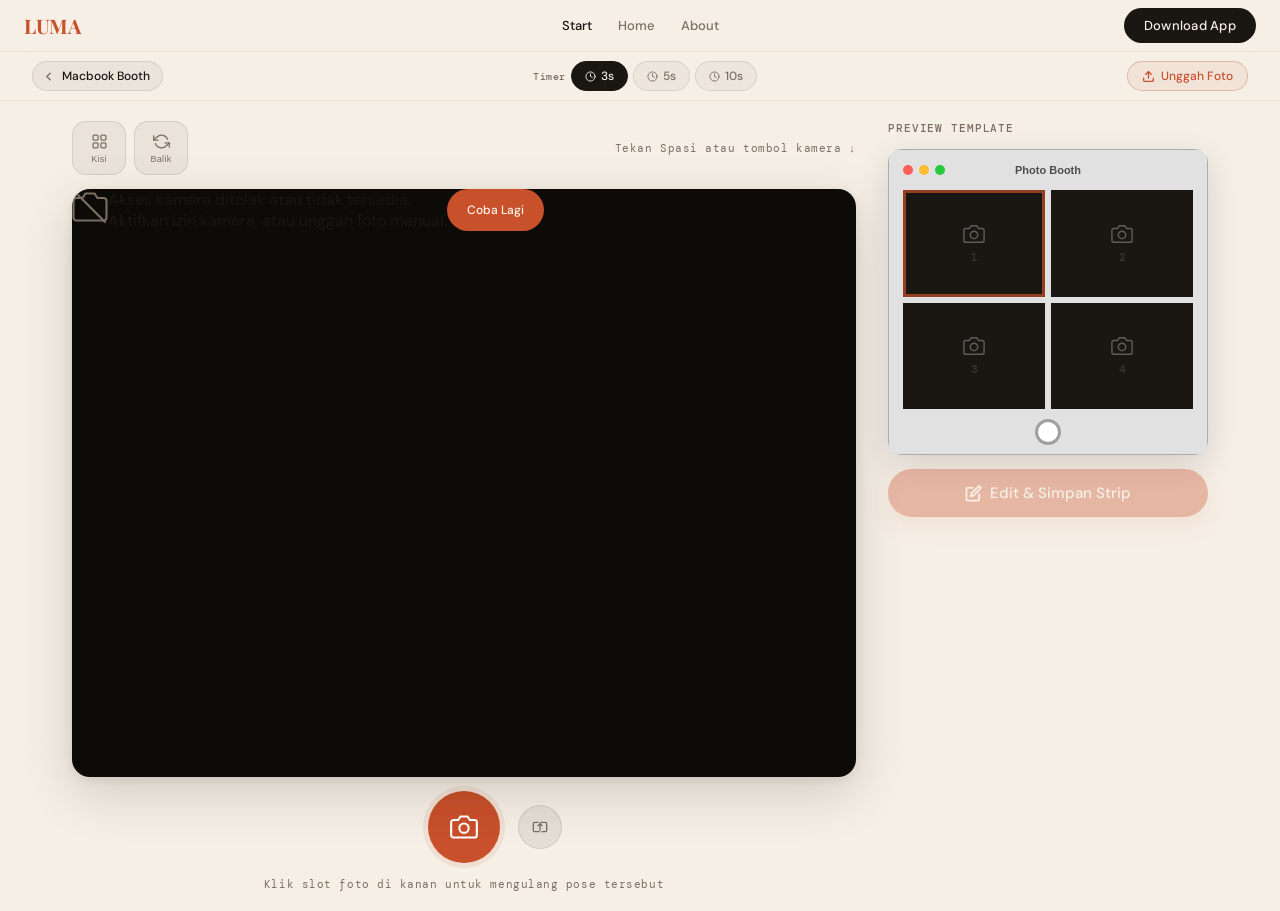
<file: booth.html>
<!DOCTYPE html>
<html lang="id">
<head>
  <meta charset="UTF-8">
  <meta name="viewport" content="width=device-width, initial-scale=1.0">
  <title>Booth — LUMA</title>
  <link rel="preconnect" href="https://fonts.googleapis.com">
  <link rel="preconnect" href="https://fonts.gstatic.com" crossorigin>
  <link href="https://fonts.googleapis.com/css2?family=Playfair+Display:ital,wght@0,700;1,700&family=DM+Sans:wght@300;400;500&family=DM+Mono:wght@400;500&display=swap" rel="stylesheet">
  <link rel="stylesheet" href="apperance/main.css">
  <link rel="stylesheet" href="apperance/booth.css">
  <style>
    @keyframes cd-pulse {
      0%,100% { transform:scale(1); }
      40%      { transform:scale(1.14); }
    }
  </style>
</head>
<body class="booth-page">

<!-- ═══════ NAVBAR ════════════════════════ -->
<nav>
  <a class="nav-logo" href="index.html">LUMA</a>
  <div class="nav-links">
    <a class="nav-link active" href="gallery.html">Start</a>
    <a class="nav-link" href="index.html">Home</a>
    <a class="nav-link" href="index.html#footer-about">About</a>
  </div>
  <button class="nav-cta">Download App</button>
</nav>

<!-- ═══════ TOP BAR ══════════════════════ -->
<div class="booth-topbar">

  <!-- back + template name -->
  <a class="booth-back-pill" href="gallery.html">
    <svg width="13" height="13" viewBox="0 0 24 24" fill="none" stroke="currentColor" stroke-width="2.5" stroke-linecap="round"><polyline points="15 18 9 12 15 6"/></svg>
    <span id="booth-tpl-name" class="tpl-pill-name">Template</span>
  </a>

  <!-- countdown selector -->
  <div class="cd-group">
    <span class="cd-label">Timer</span>
    <button class="cd-btn active" data-secs="3">
      <svg width="11" height="11" viewBox="0 0 24 24" fill="none" stroke="currentColor" stroke-width="2" stroke-linecap="round"><circle cx="12" cy="12" r="10"/><polyline points="12 6 12 12 16 14"/></svg>
      3s
    </button>
    <button class="cd-btn" data-secs="5">
      <svg width="11" height="11" viewBox="0 0 24 24" fill="none" stroke="currentColor" stroke-width="2" stroke-linecap="round"><circle cx="12" cy="12" r="10"/><polyline points="12 6 12 12 16 14"/></svg>
      5s
    </button>
    <button class="cd-btn" data-secs="10">
      <svg width="11" height="11" viewBox="0 0 24 24" fill="none" stroke="currentColor" stroke-width="2" stroke-linecap="round"><circle cx="12" cy="12" r="10"/><polyline points="12 6 12 12 16 14"/></svg>
      10s
    </button>
  </div>

  <!-- upload -->
  <label class="upload-btn">
    <svg width="13" height="13" viewBox="0 0 24 24" fill="none" stroke="currentColor" stroke-width="2.5" stroke-linecap="round"><path d="M21 15v4a2 2 0 0 1-2 2H5a2 2 0 0 1-2-2v-4"/><polyline points="17 8 12 3 7 8"/><line x1="12" y1="3" x2="12" y2="15"/></svg>
    Unggah Foto
    <input id="upload-input" type="file" accept="image/*" multiple>
  </label>
</div>

<!-- ═══════ MAIN 2-PANEL LAYOUT ══════════ -->
<div class="booth-body">

  <!-- ════ LEFT: camera panel ════════════ -->
  <div class="cam-panel">

    <!-- tool row -->
    <div class="cam-tools">
      <button class="tool-btn" id="grid-tool" title="Toggle kisi">
        <svg width="17" height="17" viewBox="0 0 24 24" fill="none" stroke="currentColor" stroke-width="1.8">
          <rect x="3" y="3" width="7" height="7" rx="1.5"/>
          <rect x="14" y="3" width="7" height="7" rx="1.5"/>
          <rect x="3" y="14" width="7" height="7" rx="1.5"/>
          <rect x="14" y="14" width="7" height="7" rx="1.5"/>
        </svg>
        <span class="tool-label">Kisi</span>
      </button>

      <button class="tool-btn" id="flip-btn" title="Flip kamera">
        <svg width="17" height="17" viewBox="0 0 24 24" fill="none" stroke="currentColor" stroke-width="1.8" stroke-linecap="round">
          <path d="M1 4v6h6"/><path d="M23 20v-6h-6"/>
          <path d="M20.49 9A9 9 0 0 0 5.64 5.64L1 10m22 4l-4.64 4.36A9 9 0 0 1 3.51 15"/>
        </svg>
        <span class="tool-label">Balik</span>
      </button>

      <div style="flex:1"></div>

      <span style="font-size:11px;color:var(--muted);font-family:'DM Mono',monospace;letter-spacing:.05em;align-self:center;" id="cam-status-label">
        Tekan Spasi atau tombol kamera ↓
      </span>
    </div>

    <!-- viewfinder -->
    <div class="viewfinder-wrap">
      <video id="cam-video" autoplay playsinline muted></video>

      <!-- grid lines -->
      <div class="cam-grid" id="cam-grid">
        <div class="cg v"></div><div class="cg v"></div>
        <div class="cg h"></div><div class="cg h"></div>
      </div>

      <!-- flash -->
      <div class="cam-flash" id="cam-flash"></div>

      <!-- countdown overlay -->
      <div class="cd-overlay" id="cd-overlay">
        <div class="cd-ring-wrap">
          <svg width="100" height="100" viewBox="0 0 100 100">
            <circle class="cd-ring-bg" cx="50" cy="50" r="40"/>
            <circle class="cd-ring-arc" id="cd-arc" cx="50" cy="50" r="40"
              stroke-dasharray="251.33" stroke-dashoffset="0"/>
          </svg>
          <div class="cd-num" id="cd-num">3</div>
        </div>
      </div>

      <!-- camera error -->
      <div class="cam-error" id="cam-error">
        <svg width="36" height="36" viewBox="0 0 24 24" fill="none" stroke="var(--muted)" stroke-width="1.4" stroke-linecap="round">
          <path d="M23 19a2 2 0 0 1-2 2H3a2 2 0 0 1-2-2V8a2 2 0 0 1 2-2h4l2-3h6l2 3h4a2 2 0 0 1 2 2z"/>
          <line x1="2" y1="2" x2="22" y2="22"/>
        </svg>
        <p>Akses kamera ditolak atau tidak tersedia.<br>Aktifkan izin kamera, atau unggah foto manual.</p>
        <button class="cam-retry" id="cam-retry">Coba Lagi</button>
      </div>
    </div><!-- /viewfinder-wrap -->

    <!-- capture bar -->
    <div class="capture-bar">
      <!-- retake last -->
      <button class="cap-side-btn hidden" id="retake-btn" title="Ulang foto terakhir">
        <svg width="16" height="16" viewBox="0 0 24 24" fill="none" stroke="currentColor" stroke-width="2" stroke-linecap="round">
          <polyline points="1 4 1 10 7 10"/>
          <path d="M3.51 15a9 9 0 1 0 .49-3.67"/>
        </svg>
      </button>

      <!-- SHUTTER -->
      <button class="shutter-btn" id="shutter-btn" aria-label="Ambil foto">
        <svg width="28" height="28" viewBox="0 0 24 24" fill="none" stroke="currentColor" stroke-width="1.8" stroke-linecap="round">
          <path d="M23 19a2 2 0 0 1-2 2H3a2 2 0 0 1-2-2V8a2 2 0 0 1 2-2h4l2-3h6l2 3h4a2 2 0 0 1 2 2z"/>
          <circle cx="12" cy="13" r="4"/>
        </svg>
      </button>

      <!-- flip (secondary) -->
      <button class="cap-side-btn" id="flip-btn2" title="Flip kamera">
        <svg width="16" height="16" viewBox="0 0 24 24" fill="none" stroke="currentColor" stroke-width="2" stroke-linecap="round">
          <path d="M11 19H4a2 2 0 0 1-2-2V7a2 2 0 0 1 2-2h5"/><path d="M13 5h7a2 2 0 0 1 2 2v10a2 2 0 0 1-2 2h-5"/>
          <polyline points="9 10 12 7 15 10"/><line x1="12" y1="7" x2="12" y2="17"/>
        </svg>
      </button>
    </div>

    <p class="cap-hint">Klik slot foto di kanan untuk mengulang pose tersebut</p>

  </div><!-- /cam-panel -->

  <!-- ════ RIGHT: template preview panel ═ -->
  <div class="tpl-panel">

    <div class="tpl-panel-title">Preview Template</div>

    <!-- strip container -->
    <div class="tpl-strip-preview">
      <div class="tpl-strip-bg" id="tpl-strip-bg">
        <!-- slots injected by JS -->
      </div>
      <div class="tpl-strip-label" id="tpl-strip-label"></div>
    </div>

    <!-- continue CTA -->
    <button class="continue-btn" id="continue-btn">
      <svg width="17" height="17" viewBox="0 0 24 24" fill="none" stroke="currentColor" stroke-width="2.5" stroke-linecap="round" stroke-linejoin="round">
        <path d="M11 4H4a2 2 0 0 0-2 2v14a2 2 0 0 0 2 2h14a2 2 0 0 0 2-2v-7"/>
        <path d="M18.5 2.5a2.121 2.121 0 0 1 3 3L12 15l-4 1 1-4 9.5-9.5z"/>
      </svg>
      Edit &amp; Simpan Strip
    </button>

  </div><!-- /tpl-panel -->

</div><!-- /booth-body -->

<!-- ═══════ EDIT OVERLAY ══════════════════ -->
<div class="edit-overlay" id="edit-overlay">
  <button class="edit-close" id="edit-close" aria-label="Tutup">
    <svg width="14" height="14" viewBox="0 0 24 24" fill="none" stroke="currentColor" stroke-width="2.5" stroke-linecap="round">
      <line x1="18" y1="6" x2="6" y2="18"/><line x1="6" y1="6" x2="18" y2="18"/>
    </svg>
  </button>

  <div class="edit-inner">

    <!-- canvas preview -->
    <div class="edit-strip-wrap">
      <canvas id="edit-canvas"></canvas>
    </div>

    <!-- controls -->
    <div class="edit-controls">
      <div class="edit-title">Edit Strip</div>
      <div class="edit-sub">Pilih filter dan sesuaikan intensitasnya. Klik Simpan &amp; Download saat sudah puas.</div>

      <!-- filter chips -->
      <div class="filter-section-title">Filter</div>
      <div class="filter-grid" id="filter-grid">
        <!-- chips injected by JS -->
      </div>

      <!-- intensity slider -->
      <div class="slider-section">
        <div class="slider-row">
          <span class="slider-label">Intensitas</span>
          <span class="slider-val" id="intensity-val">70%</span>
        </div>
        <input type="range" class="luma-range" id="intensity-slider"
          min="0" max="100" value="70" style="--pct:70%">
      </div>

      <!-- actions -->
      <div class="edit-actions">
        <button class="edit-save-btn" id="edit-save-btn">
          <svg width="16" height="16" viewBox="0 0 24 24" fill="none" stroke="currentColor" stroke-width="2.5" stroke-linecap="round">
            <path d="M21 15v4a2 2 0 0 1-2 2H5a2 2 0 0 1-2-2v-4"/>
            <polyline points="7 10 12 15 17 10"/>
            <line x1="12" y1="15" x2="12" y2="3"/>
          </svg>
          Simpan &amp; Download PNG
        </button>
        <button class="edit-back-btn" id="edit-back-btn">
          <svg width="15" height="15" viewBox="0 0 24 24" fill="none" stroke="currentColor" stroke-width="2" stroke-linecap="round"><polyline points="15 18 9 12 15 6"/></svg>
          Kembali ke Kamera
        </button>
      </div>
    </div>

  </div><!-- /edit-inner -->
</div><!-- /edit-overlay -->

<!-- ═══════ TOAST ════════════════════════ -->
<div class="toast" id="toast"></div>

<!-- ═══════ SCRIPTS ══════════════════════ -->
<script src="engine/templates-db.js"></script>
<script src="engine/booth.js"></script>

</body>
</html>
</file>
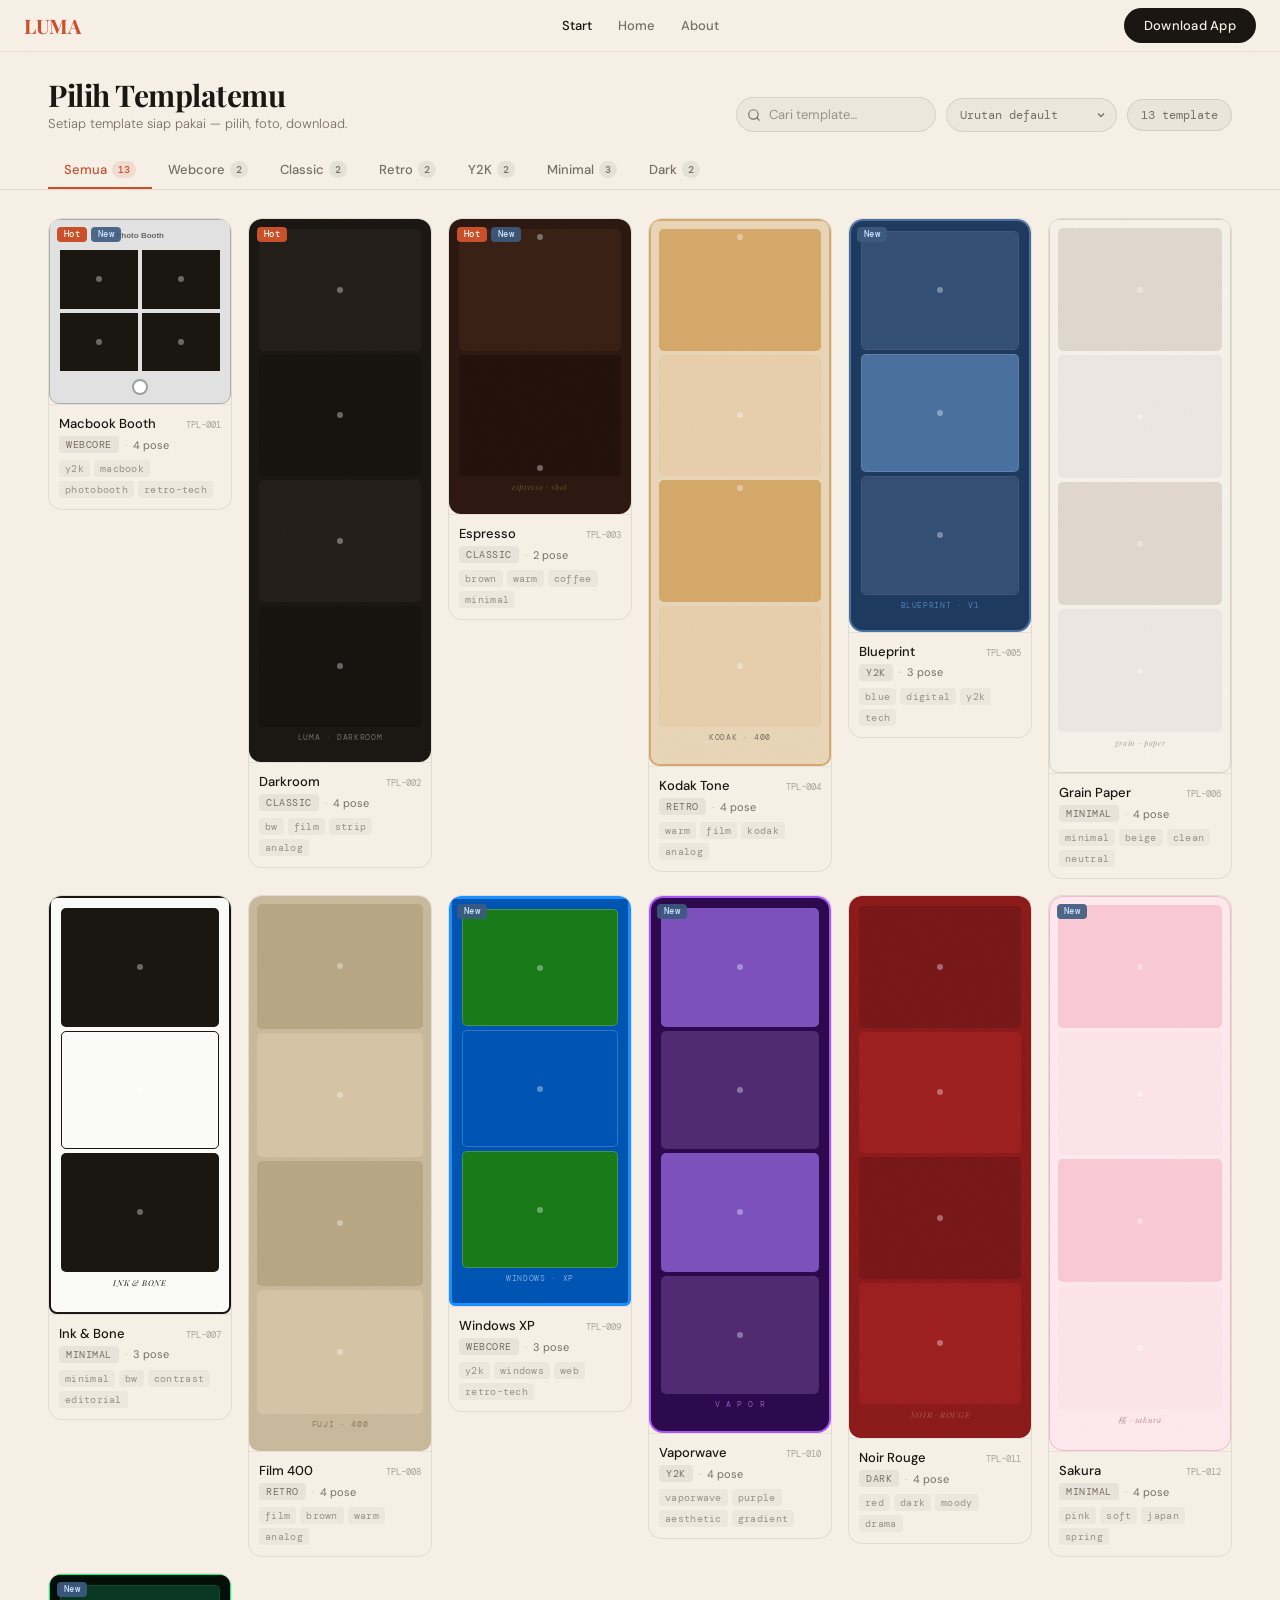
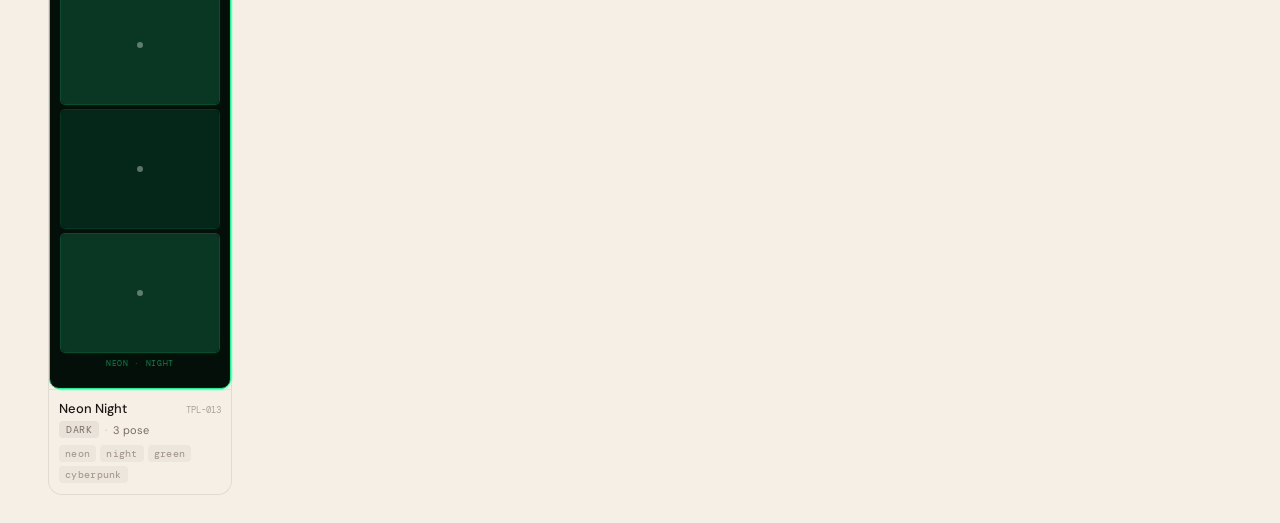
<file: gallery.html>
<!DOCTYPE html>
<html lang="id">
<head>
  <meta charset="UTF-8">
  <meta name="viewport" content="width=device-width, initial-scale=1.0">
  <title>Gallery — LUMA</title>
  <link rel="stylesheet" href="apperance/main.css">
  <link rel="stylesheet" href="apperance/layout.css">
  <link rel="stylesheet" href="apperance/card.css">
</head>
<body class="gallery-page">

<!-- ── NAVBAR ─────────────────────────── -->
<nav>
  <a class="nav-logo" href="index.html">LUMA</a>
  <div class="nav-links">
    <a class="nav-link active" href="gallery.html">Start</a>
    <a class="nav-link" href="index.html">Home</a>
    <a class="nav-link" href="#about">About</a>
  </div>
  <button class="nav-cta">Download App</button>
</nav>

<!-- ── GALLERY HEADER (sticky) ──────────── -->
<div class="gallery-header">

  <div class="gallery-header-top">
    <!-- title -->
    <div class="gallery-title-block">
      <h1>Pilih Templatemu</h1>
      <p>Setiap template siap pakai — pilih, foto, download.</p>
    </div>

    <!-- controls -->
    <div class="gallery-controls">
      <!-- search -->
      <div class="search-wrap">
        <svg viewBox="0 0 24 24" fill="none" stroke="currentColor" stroke-width="2" stroke-linecap="round" stroke-linejoin="round">
          <circle cx="11" cy="11" r="8"/><line x1="21" y1="21" x2="16.65" y2="16.65"/>
        </svg>
        <input id="search-input" type="search" placeholder="Cari template…" autocomplete="off" spellcheck="false">
      </div>

      <!-- sort -->
      <div class="sort-select-wrap">
        <select id="sort-select">
          <option value="default">Urutan default</option>
          <option value="newest">Terbaru</option>
          <option value="popular">Terpopuler</option>
          <option value="poses-asc">Pose: sedikit dulu</option>
          <option value="poses-desc">Pose: banyak dulu</option>
        </select>
        <svg viewBox="0 0 24 24" fill="none" stroke="currentColor" stroke-width="2.5">
          <polyline points="6 9 12 15 18 9"/>
        </svg>
      </div>

      <!-- count -->
      <span id="gallery-count">— template</span>
    </div>
  </div>

  <!-- genre tabs — built by JS -->
  <div class="genre-tabs-wrap">
    <div id="genre-tabs"></div>
  </div>

</div>

<!-- ── GRID ─────────────────────────────── -->
<div class="gallery-body">
  <div id="tpl-grid">
    <!-- cards injected by gallery.js -->
  </div>
</div>

<!-- ── SCRIPTS ───────────────────────────── -->
<!-- 1. Database (harus duluan) -->
<script src="engine/templates-db.js"></script>
<!-- 2. Renderer -->
<script src="engine/gallery.js"></script>

</body>
</html>
</file>
<file: apperance/main.css>
@import url('https://fonts.googleapis.com/css2?family=Playfair+Display:ital,wght@0,700;1,700&family=DM+Sans:wght@300;400;500&family=DM+Mono:wght@400;500&display=swap');

*,
*::before,
*::after{
  box-sizing:border-box;
  margin:0;
  padding:0;
}

:root{
  --ink:#1A1612;
  --red:#C8502A;
  --gold:#D4A96A;
  --cream:#F5EFE6;
  --paper:#E8D5B7;
  --muted:#7A6E63;
  --surface:#2C2520;
  --dark:#111009;
  --darker:  #0d0b08;
  --border:  rgba(26,22,18,.1);
  --dot-clr:#c8502a21;
}

html{
  scroll-behavior:smooth;
}

body{
  font-family:'DM Sans',sans-serif;
  background:var(--cream);
  color:var(--ink);
  overflow-x:hidden;
  -webkit-font-smoothing: antialiased;
}

/* ─────────────────────────
   NAVBAR
───────────────────────── */
nav {
  position: fixed; top: 0; left: 0; right: 0; z-index: 200;
  height: 52px;
  display: flex; align-items: center; justify-content: space-between;
  padding: 0 24px;
  background: rgba(245,239,230,.9);
  backdrop-filter: blur(16px); -webkit-backdrop-filter: blur(16px);
  border-bottom: 1px solid rgba(200,80,42,.1);
}

.nav-logo {
  font-family: 'Playfair Display', serif;
  font-size: 20px; font-weight: 700;
  color: var(--red); letter-spacing: -.3px;
  text-decoration: none; flex-shrink: 0;
}
.nav-links {
  display: flex; align-items: center; gap: 2px;
  position: absolute; left: 50%; transform: translateX(-50%);
}
.nav-link {
  font-size: 13px; font-weight: 500;
  padding: 6px 12px; border-radius: 100px;
  border: none; background: transparent;
  color: var(--muted); cursor: pointer;
  transition: color .15s, background .15s;
  text-decoration: none; white-space: nowrap;
}
.nav-link:hover  { color: var(--ink); background: rgba(26,22,18,.06); }
.nav-link.active { color: var(--ink); }
.nav-cta {
  font-size: 12px; font-weight: 500;
  padding: 8px 16px; border-radius: 100px;
  background: var(--ink); color: var(--cream);
  border: none; cursor: pointer;
  transition: background .15s, transform .08s;
  white-space: nowrap; flex-shrink: 0;
  font-family: 'DM Sans', sans-serif;
}
.nav-cta:hover  { background: var(--surface); }
.nav-cta:active { transform: scale(.97); }

.nav-cta{
  font-size:13px;
  font-weight:500;

  padding:9px 20px;
  border-radius:100px;

  background:var(--ink);
  color:var(--cream);

  border:none;
  cursor:pointer;

  transition:background .15s,transform .08s;

  letter-spacing:.02em;
}

.nav-cta:hover{
  background:var(--surface);
}

.nav-cta:active{
  transform:scale(.97);
}

/* ─────────────────────────
   HERO
───────────────────────── */

.hero::before{
  content:'';

  position:absolute;
  inset:0;

  background-image:
    radial-gradient(circle,var(--dot-clr) 1px,transparent 1px);

  background-size:28px 28px;

  pointer-events:none;
}

.hero::after{
  content:'';

  position:absolute;
  inset:0;

  background:
    radial-gradient(
      ellipse 80% 60% at 50% 50%,
      transparent 40%,
      var(--cream) 100%
    );

  pointer-events:none;
}

.hero-content{
  position:relative;
  z-index:2;

  text-align:center;

  padding:0 24px;
  max-width:640px;
}

.hero-eyebrow{
  font-size:11px;
  font-weight:500;

  letter-spacing:.12em;
  text-transform:uppercase;

  color:var(--muted);

  margin-bottom:18px;

  display:flex;
  align-items:center;
  justify-content:center;
  gap:10px;
}

.hero-eyebrow::before,
.hero-eyebrow::after{
  content:'';

  display:inline-block;

  width:24px;
  height:1px;

  background:var(--muted);
}

.hero-title{
  font-family:'Playfair Display',serif;

  font-size:clamp(42px,8vw,72px);
  font-weight:700;
  line-height:1;

  letter-spacing:-1.5px;

  color:var(--ink);

  margin-bottom:8px;
}

.hero-title em{
  color:var(--red);
  font-style:italic;
}

.hero-tagline{
  font-size:clamp(14px,2vw,17px);
  color:var(--muted);

  margin-bottom:6px;

  font-weight:300;
  letter-spacing:.04em;
}

.hero-sub{
  font-size:14px;
  color:var(--muted);

  line-height:1.65;

  margin-bottom:32px;

  max-width:380px;

  margin-left:auto;
  margin-right:auto;
}

.hero-actions{
  display:flex;
  align-items:center;
  justify-content:center;
  gap:10px;

  margin-bottom:28px;
}

.btn-primary{
  padding:14px 32px;
  border-radius:100px;

  background:var(--red);
  color:#FDF5EC;

  border:none;

  font-size:15px;
  font-weight:500;

  cursor:pointer;

  transition:opacity .15s,transform .08s;

  font-family:'DM Sans',sans-serif;
  letter-spacing:.02em;
}

.btn-primary:hover{
  opacity:.88;
}

.btn-primary:active{
  transform:scale(.97);
}

.btn-ghost{
  padding:13px 24px;
  border-radius:100px;

  background:transparent;
  color:var(--muted);

  border:1px solid rgba(26,22,18,.2);

  font-size:14px;
  font-weight:400;

  cursor:pointer;

  transition:all .15s;

  font-family:'DM Sans',sans-serif;
}

.btn-ghost:hover{
  background:rgba(26,22,18,.06);
  color:var(--ink);
}

.hero-stats{
  display:flex;
  align-items:center;
  justify-content:center;
  gap:20px;

  font-size:12px;
  color:var(--muted);
}

.h-dot{
  width:3px;
  height:3px;

  border-radius:50%;

  background:var(--muted);
  opacity:.5;
}

/* ─────────────────────────
   FLOATING CARDS
───────────────────────── */
.float-card{
  position:absolute;
  z-index:2;

  border-radius:18px;
  overflow:hidden;

  box-shadow:
    0 12px 40px rgba(26,22,18,.18),
    0 2px 8px rgba(26,22,18,.08);

  cursor:pointer;

  transition:transform .3s ease;
}

.float-card:hover{
  transform:scale(1.04) rotate(0deg) !important;
}

.float-card .card-inner{
  width:100%;
  height:100%;

  position:relative;

  transition:opacity .5s ease;
}

.float-card .card-inner.fade-out{
  opacity:0;
}

.strip-preview{
  width:100%;
  height:100%;

  display:flex;
  flex-direction:column;
  gap:4px;

  padding:10px;
}

.sp-slot{
  flex:1;
  border-radius:6px;
}

.strip-label{
  position:absolute;

  bottom:10px;
  left:10px;
  right:10px;

  font-size:10px;
  font-weight:500;

  color:rgba(255,255,255,.7);

  background:rgba(0,0,0,.3);

  backdrop-filter:blur(4px);

  border-radius:6px;

  padding:4px 8px;

  text-align:center;

  font-family:'DM Mono',monospace;
  letter-spacing:.05em;
}

.fc-1{
  width:90px;
  height:130px;

  top:14%;
  left:7%;

  transform:rotate(-8deg);
}

.fc-2{
  width:76px;
  height:110px;

  top:52%;
  left:11%;

  transform:rotate(5deg);
}

.fc-3{
  width:82px;
  height:120px;

  top:12%;
  right:8%;

  transform:rotate(6deg);
}

.fc-4{
  width:72px;
  height:105px;

  top:58%;
  right:9%;

  transform:rotate(-4deg);
}

/* ─────────────────────────
   DARK SECTION
───────────────────────── */
.dark-section{
  background:var(--dark);

  padding:64px 0 80px;

  position:relative;
  overflow:hidden;
}

.dark-section::before{
  content:'';

  position:absolute;
  inset:0;

  background-image:
    radial-gradient(circle,rgba(200,80,42,.08) 1px,transparent 1px);

  background-size:28px 28px;

  pointer-events:none;
}

.dark-section::after{
  content:'';

  position:absolute;

  top:0;
  left:0;
  right:0;

  height:1px;

  background:
    linear-gradient(
      90deg,
      transparent,
      var(--red),
      transparent
    );
}

.section-header{
  padding:0 40px;
  margin-bottom:32px;

  display:flex;
  align-items:center;
  gap:16px;
}

.section-title-dark{
  font-family:'Playfair Display',serif;

  font-size:13px;
  font-weight:700;

  color:rgba(245,239,230,.9);

  letter-spacing:.04em;
}

.section-badge{
  font-size:11px;
  font-weight:500;

  padding:4px 10px;
  border-radius:100px;

  background:rgba(200,80,42,.15);
  color:var(--red);

  border:1px solid rgba(200,80,42,.3);

  font-family:'DM Mono',monospace;
  letter-spacing:.04em;
}

/* ─────────────────────────
   RESULT CARDS
───────────────────────── */
.cards-row{
  display:flex;
  gap:20px;

  padding:0 40px;

  overflow-x:auto;

  scrollbar-width:none;
}

.cards-row::-webkit-scrollbar{
  display:none;
}

.result-card{
  flex-shrink:0;

  width:220px;

  border-radius:20px;
  overflow:hidden;

  background:#1e1a16;

  border:1px solid rgba(245,239,230,.08);

  cursor:pointer;

  transition:transform .2s,border-color .2s;
}

.result-card:hover{
  transform:translateY(-6px);
  border-color:rgba(200,80,42,.4);
}

.rc-preview{
  height:280px;

  display:flex;
  flex-direction:column;
  gap:4px;

  padding:12px 12px 0;

  position:relative;
}

.rc-slot{
  flex:1;

  border-radius:8px;

  background:var(--surface);

  overflow:hidden;
  position:relative;
}

.rc-slot::after{
  content:'';

  position:absolute;
  inset:0;

  background:inherit;
  opacity:.3;
}

.rc-footer{
  padding:14px 14px 16px;
}

.rc-name{
  font-family:'Playfair Display',serif;

  font-size:16px;
  font-weight:700;

  color:var(--cream);

  margin-bottom:4px;
}

.rc-meta{
  display:flex;
  align-items:center;
  gap:8px;

  font-size:12px;

  color:rgba(245,239,230,.4);

  font-family:'DM Mono',monospace;
}

.rc-dot{
  width:6px;
  height:6px;

  border-radius:50%;

  background:var(--red);
}

.rc-style-badge{
  display:inline-block;

  font-size:10px;

  padding:3px 8px;
  border-radius:4px;

  background:rgba(245,239,230,.06);

  color:rgba(245,239,230,.5);

  font-family:'DM Mono',monospace;

  margin-top:6px;
}

/* ─────────────────────────
   FOOTER
───────────────────────── */
footer{
  background:#0d0b08;

  padding:40px 40px 28px;

  border-top:1px solid rgba(245,239,230,.06);

  position:relative;
}

footer::before{
  content:'';

  position:absolute;

  top:0;
  left:0;
  right:0;

  height:1px;

  background:
    linear-gradient(
      90deg,
      transparent,
      var(--red),
      transparent
    );
}

.footer-grid{
  display:grid;
  grid-template-columns:1fr 1fr 1fr;

  gap:32px;

  margin-bottom:32px;
}

.footer-logo{
  font-family:'Playfair Display',serif;

  font-size:24px;
  font-weight:700;

  color:var(--red);

  margin-bottom:8px;
}

.footer-tagline{
  font-size:12px;

  color:rgba(245,239,230,.35);

  font-style:italic;

  margin-bottom:14px;
}

.footer-copy{
  font-size:11px;

  color:rgba(245,239,230,.2);

  font-family:'DM Mono',monospace;
  letter-spacing:.04em;
}

.footer-col-title{
  font-size:10px;
  font-weight:500;

  letter-spacing:.1em;
  text-transform:uppercase;

  color:rgba(245,239,230,.3);

  margin-bottom:14px;

  font-family:'DM Mono',monospace;
}

.footer-links{
  display:flex;
  flex-direction:column;
  gap:8px;
}

.footer-link{
  font-size:13px;

  color:rgba(245,239,230,.5);

  text-decoration:none;

  transition:color .15s;
}

.footer-link:hover{
  color:var(--cream);
}

.footer-email{
  display:flex;
  gap:0;

  margin-top:4px;
}

.footer-input{
  flex:1;

  background:rgba(245,239,230,.05);

  border:1px solid rgba(245,239,230,.1);
  border-right:none;

  border-radius:8px 0 0 8px;

  padding:9px 12px;

  font-size:12px;

  color:var(--cream);

  font-family:'DM Sans',sans-serif;

  outline:none;

  transition:border-color .15s;
}

.footer-input::placeholder{
  color:rgba(245,239,230,.25);
}

.footer-input:focus{
  border-color:rgba(200,80,42,.4);
}

.footer-email-btn{
  background:var(--red);

  border:none;

  border-radius:0 8px 8px 0;

  padding:9px 14px;

  color:var(--cream);

  font-size:14px;

  cursor:pointer;

  transition:opacity .15s;
}

.footer-email-btn:hover{
  opacity:.85;
}

.footer-bottom{
  border-top:1px solid rgba(245,239,230,.06);

  padding-top:20px;

  display:flex;
  align-items:center;
  justify-content:space-between;

  flex-wrap:wrap;
  gap:12px;
}

.footer-bottom-left{
  font-size:11px;

  color:rgba(245,239,230,.2);

  font-family:'DM Mono',monospace;

  display:flex;
  gap:20px;

  flex-wrap:wrap;
}

.footer-bottom-left a{
  color:rgba(245,239,230,.2);

  text-decoration:none;

  transition:color .15s;
}

.footer-bottom-left a:hover{
  color:rgba(245,239,230,.5);
}

.footer-social{
  display:flex;
  gap:12px;
}

.social-btn{
  width:32px;
  height:32px;

  border-radius:8px;

  background:rgba(245,239,230,.06);

  border:1px solid rgba(245,239,230,.1);

  display:flex;
  align-items:center;
  justify-content:center;

  cursor:pointer;

  transition:background .15s,border-color .15s;

  text-decoration:none;

  font-size:13px;

  color:rgba(245,239,230,.5);
}

.social-btn:hover{
  background:rgba(200,80,42,.15);

  border-color:rgba(200,80,42,.3);

  color:var(--red);
}

/* ─────────────────────────
   ANIMATIONS
───────────────────────── */
@keyframes float-1{
  0%,100%{
    transform:rotate(-8deg) translateY(0);
  }

  50%{
    transform:rotate(-8deg) translateY(-10px);
  }
}

@keyframes float-2{
  0%,100%{
    transform:rotate(5deg) translateY(0);
  }

  50%{
    transform:rotate(5deg) translateY(-8px);
  }
}

@keyframes float-3{
  0%,100%{
    transform:rotate(6deg) translateY(0);
  }

  50%{
    transform:rotate(6deg) translateY(-12px);
  }
}

@keyframes float-4{
  0%,100%{
    transform:rotate(-4deg) translateY(0);
  }

  50%{
    transform:rotate(-4deg) translateY(-9px);
  }
}

.fc-1{
  animation:float-1 4.5s ease-in-out infinite;
}

.fc-2{
  animation:float-2 5.2s ease-in-out infinite .8s;
}

.fc-3{
  animation:float-3 4.8s ease-in-out infinite 1.2s;
}

.fc-4{
  animation:float-4 5.5s ease-in-out infinite .4s;
}

@keyframes fade-up{
  from{
    opacity:0;
    transform:translateY(24px);
  }

  to{
    opacity:1;
    transform:translateY(0);
  }
}

.hero-content > *{
  animation:fade-up .7s ease-out both;
}

.hero-content > *:nth-child(1){
  animation-delay:.1s;
}

.hero-content > *:nth-child(2){
  animation-delay:.2s;
}

.hero-content > *:nth-child(3){
  animation-delay:.28s;
}

.hero-content > *:nth-child(4){
  animation-delay:.34s;
}

.hero-content > *:nth-child(5){
  animation-delay:.4s;
}

.hero-content > *:nth-child(6){
  animation-delay:.46s;
}

/* ─────────────────────────
   SCROLL CUE
───────────────────────── */
.scroll-cue{
  position:absolute;

  bottom:28px;
  left:50%;

  transform:translateX(-50%);

  z-index:4;

  display:flex;
  flex-direction:column;
  align-items:center;
  gap:6px;

  opacity:.5;

  animation:fade-up .7s ease-out .8s both;
}

.scroll-cue span{
  font-size:10px;

  letter-spacing:.1em;
  text-transform:uppercase;

  color:var(--muted);

  font-family:'DM Mono',monospace;
}

.scroll-arrow{
  width:1px;
  height:32px;

  background:
    linear-gradient(
      to bottom,
      var(--muted),
      transparent
    );

  animation:scroll-drop 1.6s ease-in-out infinite;
}

@keyframes scroll-drop{
  0%{
    opacity:.5;
    transform:scaleY(1) translateY(0);
  }

  100%{
    opacity:0;
    transform:scaleY(.6) translateY(12px);
  }
}

/* ─────────────────────────
   MOBILE
───────────────────────── */
@media (max-width:700px){

  .fc-1{
    width:72px;
    height:104px;
    left: 8%;
    top: 20%;
  }

  .fc-2{
    width:62px;
    height:90px;
    left:3%;
  }

  .fc-3{
    width:66px;
    height:96px;
    right:8%;
  }

  .fc-4{
    display:none;
  }

  .hero-title{
    font-size:38px;
    letter-spacing:-1px;
  }

  .footer-grid{
    grid-template-columns:1fr;
  }

  .cards-row{
    padding:0 20px;
  }

  .section-header{
    padding:0 20px;
  }

  nav{
    padding:0 16px;
  }

  .nav-links .nav-link{
    padding:6px 8px;
    font-size:12px;
  }

}

@media (max-width:400px){

  .hero-title{
    font-size:32px;
  }
  .nav-cta {
    font-size: 10px;
  }

}
</file>
<file: apperance/booth.css>
/* ════════════════════════════════════════
   LUMA — booth.css
════════════════════════════════════════ */

/* ── PAGE ───────────────────────────────── */
.booth-page {
  padding-top: 52px;
  min-height: 100svh;
  background: var(--cream);
  display: flex;
  flex-direction: column;
  overflow-x: hidden;
}

/* ── TOP BAR ────────────────────────────── */
.booth-topbar {
  display: flex; align-items: center;
  justify-content: space-between; gap: 10px;
  padding: 9px clamp(14px,3vw,32px);
  background: rgba(245,239,230,.96);
  backdrop-filter: blur(14px);
  border-bottom: 1px solid rgba(200,80,42,.1);
  position: sticky; top: 52px; z-index: 100;
  flex-wrap: wrap;
}
.booth-back-pill {
  display: flex; align-items: center; gap: 7px;
  font-size: 12px; font-weight: 500; color: var(--muted);
  background: rgba(26,22,18,.05); border: 1px solid var(--border);
  border-radius: 100px; padding: 6px 12px 6px 9px;
  text-decoration: none; transition: all .15s; flex-shrink: 0;
}
.booth-back-pill:hover { color: var(--ink); background: rgba(26,22,18,.09); }
.tpl-pill-name { color: var(--ink); font-weight: 500; max-width: 120px; overflow: hidden; text-overflow: ellipsis; white-space: nowrap; }

/* countdown buttons */
.cd-group { display: flex; align-items: center; gap: 5px; }
.cd-label { font-size: 10px; font-weight: 500; color: var(--muted); font-family: 'DM Mono', monospace; letter-spacing: .06em; flex-shrink: 0; }
.cd-btn {
  display: flex; align-items: center; gap: 5px;
  padding: 6px 13px; border-radius: 100px;
  border: 1px solid var(--border);
  background: rgba(26,22,18,.04);
  font-size: 12px; font-weight: 500; color: var(--muted);
  cursor: pointer; transition: all .15s; font-family: 'DM Sans', sans-serif;
}
.cd-btn:hover  { border-color: rgba(200,80,42,.3); color: var(--ink); }
.cd-btn.active { background: var(--ink); color: var(--cream); border-color: var(--ink); }

.upload-btn {
  display: flex; align-items: center; gap: 6px;
  padding: 6px 14px; border-radius: 100px;
  border: 1px solid rgba(200,80,42,.3);
  background: rgba(200,80,42,.07);
  font-size: 12px; font-weight: 500; color: var(--red);
  cursor: pointer; transition: all .15s; font-family: 'DM Sans', sans-serif;
  flex-shrink: 0;
}
.upload-btn:hover { background: rgba(200,80,42,.14); }
.upload-btn input { display: none; }

/* ── MAIN 2-PANEL LAYOUT ────────────────── */
.booth-body {
  flex: 1;
  display: grid;
  grid-template-columns: 1fr 320px;
  gap: 0;
  max-width: 1200px;
  width: 100%; margin: 0 auto;
  padding: 20px clamp(14px,3vw,32px);
  align-items: start;
  gap: clamp(16px,3vw,32px);
}

/* ── LEFT PANEL: camera ─────────────────── */
.cam-panel {
  display: flex; flex-direction: column; gap: 14px;
}

/* tool row above viewfinder */
.cam-tools {
  display: flex; align-items: center; gap: 8px;
  flex-wrap: wrap;
}
.tool-btn {
  display: flex; flex-direction: column;
  align-items: center; justify-content: center;
  gap: 4px; width: 54px; height: 54px;
  border-radius: 14px;
  background: rgba(26,22,18,.05);
  border: 1px solid var(--border);
  cursor: pointer; transition: all .15s;
  flex-shrink: 0;
}
.tool-btn:hover { background: rgba(26,22,18,.09); border-color: rgba(200,80,42,.2); }
.tool-btn.active { background: var(--ink); color: var(--cream); border-color: var(--ink); }
.tool-btn.active svg, .tool-btn.active .tool-label { color: var(--cream); }
.tool-btn svg { color: var(--muted); }
.tool-label { font-size: 9px; font-weight: 500; color: var(--muted); letter-spacing: .03em; }

/* viewfinder */
.viewfinder-wrap {
  position: relative; width: 100%;
  aspect-ratio: 4/3; border-radius: 18px; overflow: hidden;
  background: #0d0b08;
  box-shadow: 0 16px 52px rgba(26,22,18,.16), 0 3px 10px rgba(26,22,18,.08);
}
#cam-video {
  width: 100%; height: 100%;
  object-fit: cover; display: block;
  transform: scaleX(-1); border-radius: 18px;
  transition: filter .3s ease;
}

/* grid overlay */
.cam-grid { position: absolute; inset: 0; pointer-events: none; opacity: 0; transition: opacity .2s; }
.cam-grid.on { opacity: 1; }
.cg { position: absolute; background: rgba(255,255,255,.18); }
.cg.v { width:1px; top:0; bottom:0; }
.cg.h { height:1px; left:0; right:0; }
.cg.v:nth-child(1){ left:33.33%; } .cg.v:nth-child(2){ left:66.66%; }
.cg.h:nth-child(3){ top:33.33%; }  .cg.h:nth-child(4){ top:66.66%; }

/* flash */
.cam-flash { position:absolute; inset:0; background:#fff; opacity:0; pointer-events:none; border-radius:18px; transition: opacity .05s; }
.cam-flash.on { opacity:.96; }

/* countdown overlay */
.cd-overlay {
  position:absolute; inset:0; border-radius:18px;
  background:rgba(0,0,0,.22);
  display:flex; align-items:center; justify-content:center;
  opacity:0; pointer-events:none; transition:opacity .2s;
}
.cd-overlay.on { opacity:1; }
.cd-ring-wrap { position:relative; width:100px; height:100px; }
.cd-ring-wrap svg { transform:rotate(-90deg); position:absolute; inset:0; }
.cd-ring-bg  { fill:none; stroke:rgba(255,255,255,.18); stroke-width:4; }
.cd-ring-arc { fill:none; stroke:var(--red); stroke-width:4; stroke-linecap:round; transition:stroke-dashoffset .25s linear; }
.cd-num {
  position:absolute; inset:0;
  display:flex; align-items:center; justify-content:center;
  font-family:'Playfair Display',serif;
  font-size:44px; font-weight:700; color:#fff;
  text-shadow:0 2px 14px rgba(0,0,0,.5);
}
@keyframes cd-pulse { 0%,100%{transform:scale(1)} 40%{transform:scale(1.12)} }

/* camera error */
.cam-err {
  position:absolute; inset:0; border-radius:18px;
  background:#0d0b08;
  display:none; flex-direction:column;
  align-items:center; justify-content:center;
  gap:12px; padding:24px; text-align:center;
}
.cam-err.on { display:flex; }
.cam-err p { font-size:13px; color:var(--muted); line-height:1.65; max-width:260px; }
.cam-retry {
  padding:8px 20px; border-radius:100px;
  background:var(--red); color:#FDF5EC; border:none;
  font-size:12px; font-weight:500; cursor:pointer; font-family:'DM Sans',sans-serif;
}

/* capture bar below viewfinder */
.capture-bar {
  display:flex; align-items:center; justify-content:center; gap:18px;
}
.cap-side-btn {
  width:44px; height:44px; border-radius:50%;
  background:rgba(26,22,18,.07); border:1px solid var(--border);
  display:flex; align-items:center; justify-content:center;
  cursor:pointer; transition:all .15s; color:var(--muted);
}
.cap-side-btn:hover { background:rgba(26,22,18,.13); color:var(--ink); }
.cap-side-btn:active { transform:scale(.94); }
.cap-side-btn.hidden { opacity:0; pointer-events:none; }

.shutter-btn {
  width:72px; height:72px; border-radius:50%;
  background:var(--red); border:4px solid rgba(200,80,42,.22);
  box-shadow:0 0 0 5px rgba(200,80,42,.1);
  display:flex; align-items:center; justify-content:center;
  cursor:pointer; transition:transform .08s, box-shadow .15s, background .15s;
  color:#fff; flex-shrink:0;
}
.shutter-btn:hover { transform:scale(1.05); box-shadow:0 0 0 10px rgba(200,80,42,.12); }
.shutter-btn:active { transform:scale(.94); }
.shutter-btn.disabled { opacity:.45; pointer-events:none; }

.cap-hint { font-size:11px; color:var(--muted); font-family:'DM Mono',monospace; letter-spacing:.05em; text-align:center; }

/* ── RIGHT PANEL: template preview ────── */
.tpl-panel {
  display:flex; flex-direction:column; gap:14px;
}
.tpl-panel-title {
  font-size:11px; font-weight:500; color:var(--muted);
  font-family:'DM Mono',monospace; letter-spacing:.08em; text-transform:uppercase;
}

/* the template strip live preview */
.tpl-strip-preview {
  border-radius:14px; overflow:hidden;
  box-shadow:0 10px 32px rgba(26,22,18,.14);
  position:relative;
}
.tpl-strip-bg {
  display:flex; flex-direction:column; gap:0; /* gap set by JS via padding */
  width:100%;
  position:relative;
}
.tpl-slot-box {
  width:100%; aspect-ratio:4/3;
  position:relative; overflow:hidden;
  cursor:pointer; transition:opacity .15s;
}
.tpl-slot-box:hover .slot-retake-hint { opacity:1; }
.slot-img { width:100%; height:100%; object-fit:cover; display:block; }
.slot-placeholder {
  width:100%; height:100%;
  display:flex; flex-direction:column;
  align-items:center; justify-content:center;
  gap:5px;
}
.slot-placeholder svg { opacity:.3; }
.slot-num {
  font-size:11px; font-weight:500; opacity:.35;
  font-family:'DM Mono',monospace;
}
.slot-retake-hint {
  position:absolute; inset:0;
  background:rgba(26,22,18,.55);
  display:flex; align-items:center; justify-content:center;
  opacity:0; transition:opacity .15s;
}
.slot-retake-hint span {
  font-size:11px; color:#fff; font-weight:500;
  background:rgba(200,80,42,.8);
  padding:5px 12px; border-radius:100px;
}
.slot-active-ring {
  position:absolute; inset:0;
  border:3px solid rgba(200,80,42,.7);
  pointer-events:none;
  animation:ring-pulse 1.5s ease-in-out infinite;
}
@keyframes ring-pulse { 0%,100%{opacity:.7} 50%{opacity:.3} }

/* strip label */
.tpl-strip-label {
  text-align:center; padding:7px 8px 8px;
  font-size:9px; letter-spacing:.08em; text-transform:uppercase;
  white-space:nowrap; overflow:hidden; text-overflow:ellipsis;
  font-family:'DM Mono',monospace;
}

/* Continue button */
.continue-btn {
  width:100%; padding:14px;
  border-radius:100px;
  background:var(--red); color:#FDF5EC;
  border:none; font-size:15px; font-weight:500;
  cursor:pointer; display:flex; align-items:center; justify-content:center; gap:8px;
  transition:opacity .15s, transform .08s;
  font-family:'DM Sans',sans-serif;
  box-shadow:0 8px 24px rgba(200,80,42,.28);
  opacity:.35; pointer-events:none;
}
.continue-btn.ready { opacity:1; pointer-events:auto; }
.continue-btn:hover  { opacity:.9; }
.continue-btn:active { transform:scale(.98); }

/* ════════════════════════════════════════
   EDIT MODE PANEL (overlay)
════════════════════════════════════════ */
.edit-overlay {
  position:fixed; inset:0; z-index:400;
  background:rgba(17,16,9,.88);
  backdrop-filter:blur(18px); -webkit-backdrop-filter:blur(18px);
  display:none; align-items:center; justify-content:center;
  padding:20px; animation:ov-in .25s ease;
}
.edit-overlay.on { display:flex; }
@keyframes ov-in { from{opacity:0;transform:scale(.97)} to{opacity:1;transform:scale(1)} }

.edit-inner {
  background:var(--cream); border-radius:22px;
  display:grid; grid-template-columns:1fr 300px;
  gap:0; max-width:900px; width:100%;
  max-height:90svh; overflow:hidden;
  box-shadow:0 40px 80px rgba(0,0,0,.45);
}

/* edit left: final strip */
.edit-strip-wrap {
  background:#1a1612;
  display:flex; align-items:center; justify-content:center;
  padding:28px; overflow-y:auto;
}
#edit-canvas {
  border-radius:14px;
  box-shadow:0 8px 32px rgba(0,0,0,.4);
  max-width:100%; max-height:75svh;
  display:block;
}

/* edit right: controls */
.edit-controls {
  padding:28px; display:flex; flex-direction:column; gap:0;
  overflow-y:auto;
}
.edit-title {
  font-family:'Playfair Display',serif;
  font-size:20px; font-weight:700; color:var(--ink);
  margin-bottom:4px;
}
.edit-sub { font-size:12px; color:var(--muted); margin-bottom:22px; line-height:1.6; }

/* filter grid */
.filter-section-title {
  font-size:10px; font-weight:500; letter-spacing:.09em; text-transform:uppercase;
  color:var(--muted); margin-bottom:12px; font-family:'DM Mono',monospace;
}
.filter-grid {
  display:grid; grid-template-columns:repeat(4,1fr); gap:8px; margin-bottom:20px;
}
.filter-chip {
  display:flex; flex-direction:column; align-items:center; gap:5px;
  cursor:pointer; transition:transform .13s;
}
.filter-chip:hover { transform:scale(1.06); }
.filter-chip.active .fc-thumb { border-color:var(--red); box-shadow:0 0 0 3px rgba(200,80,42,.18); }
.fc-thumb {
  width:100%; aspect-ratio:1;
  border-radius:10px; overflow:hidden;
  border:2px solid transparent; transition:border-color .15s;
}
.fc-thumb-inner { width:100%; height:100%; display:block; }
.fc-name { font-size:9px; font-family:'DM Mono',monospace; color:var(--muted); letter-spacing:.04em; }
.filter-chip.active .fc-name { color:var(--red); }

/* intensity slider */
.slider-section { margin-bottom:22px; }
.slider-row { display:flex; align-items:center; justify-content:space-between; margin-bottom:8px; }
.slider-label { font-size:11px; font-weight:500; color:var(--ink); }
.slider-val { font-size:11px; font-family:'DM Mono',monospace; color:var(--red); font-weight:500; }
input[type=range].luma-range {
  -webkit-appearance:none; appearance:none;
  width:100%; height:4px; border-radius:2px;
  background:linear-gradient(to right, var(--red) 0%, var(--red) var(--pct, 70%), rgba(26,22,18,.15) var(--pct, 70%));
  outline:none; cursor:pointer;
}
input[type=range].luma-range::-webkit-slider-thumb {
  -webkit-appearance:none; appearance:none;
  width:18px; height:18px; border-radius:50%;
  background:var(--red); border:3px solid #fff;
  box-shadow:0 2px 8px rgba(200,80,42,.3);
  cursor:pointer; transition:transform .1s;
}
input[type=range].luma-range::-webkit-slider-thumb:hover { transform:scale(1.2); }

/* action buttons */
.edit-actions { display:flex; flex-direction:column; gap:10px; margin-top:auto; padding-top:10px; }
.edit-save-btn {
  padding:13px; border-radius:100px; background:var(--red); color:#FDF5EC;
  border:none; font-size:14px; font-weight:500; cursor:pointer;
  font-family:'DM Sans',sans-serif; display:flex; align-items:center; justify-content:center; gap:8px;
  transition:opacity .15s; box-shadow:0 6px 20px rgba(200,80,42,.25);
}
.edit-save-btn:hover { opacity:.9; }
.edit-back-btn {
  padding:12px; border-radius:100px; background:transparent; color:var(--muted);
  border:1px solid rgba(26,22,18,.15); font-size:14px; cursor:pointer;
  font-family:'DM Sans',sans-serif; display:flex; align-items:center; justify-content:center; gap:8px;
  transition:all .15s;
}
.edit-back-btn:hover { color:var(--ink); background:rgba(26,22,18,.05); }
.edit-close {
  position:absolute; top:16px; right:16px;
  width:32px; height:32px; border-radius:50%;
  background:rgba(245,239,230,.15); border:1px solid rgba(245,239,230,.2);
  display:flex; align-items:center; justify-content:center;
  cursor:pointer; color:rgba(245,239,230,.7); transition:all .15s;
}
.edit-close:hover { background:rgba(245,239,230,.25); color:#fff; }

/* ════════════════════════════════════════
   DOWNLOAD SUCCESS TOAST
════════════════════════════════════════ */
.toast {
  position:fixed; bottom:24px; left:50%; transform:translateX(-50%) translateY(20px);
  background:var(--ink); color:var(--cream);
  padding:12px 22px; border-radius:100px;
  font-size:13px; font-weight:500; font-family:'DM Sans',sans-serif;
  display:flex; align-items:center; gap:8px;
  opacity:0; transition:opacity .25s, transform .25s; z-index:1000;
  white-space:nowrap; pointer-events:none;
  box-shadow:0 8px 24px rgba(26,22,18,.25);
}
.toast.show { opacity:1; transform:translateX(-50%) translateY(0); }

/* ════════════════════════════════════════
   RESPONSIVE
════════════════════════════════════════ */
@media (max-width:900px) {
  .booth-body {
    grid-template-columns:1fr 260px;
  }
}

@media (max-width:700px) {
  .booth-body {
    grid-template-columns:1fr;
    padding:14px;
    gap:18px;
  }
  .tpl-panel {
    /* on mobile: strip goes horizontal scroll */
  }
  .tpl-strip-bg { flex-direction:row; }
  .tpl-slot-box { min-width:100px; aspect-ratio:3/4; }
  .edit-inner { grid-template-columns:1fr; max-height:95svh; }
  .edit-strip-wrap { padding:20px; max-height:45svh; }
  .edit-controls { max-height:50svh; }
  .filter-grid { grid-template-columns:repeat(4,1fr); }
}

@media (max-width:479px) {
  .booth-topbar { flex-wrap:nowrap; overflow-x:auto; scrollbar-width:none; gap:7px; padding:7px 12px; }
  .booth-topbar::-webkit-scrollbar { display:none; }
  .cd-label { display:none; }
  .cd-btn { padding:5px 10px; font-size:11px; }
  .upload-btn { padding:5px 11px; font-size:11px; }
  .shutter-btn { width:62px; height:62px; }
  .cap-side-btn { width:38px; height:38px; }
  .tool-btn { width:46px; height:46px; border-radius:11px; }
  .tool-label { font-size:8px; }
}
</file>
<file: apperance/layout.css>
*,
*::before,
*::after{
  box-sizing:border-box;
  margin:0;
  padding:0;
}

.hero{
  min-height:100vh;

  padding:56px 0 0;

  position:relative;
  overflow:hidden;

  display:flex;
  flex-direction:column;
  align-items:center;
  justify-content:center;
}

/* ── PAGE WRAPPER ───────────────────────── */
.gallery-page {
  padding-top: 52px;
  min-height: 100vh;
}

/* ── HEADER BAND ─────────────────────────── */
.gallery-header {
  background: var(--cream);
  border-bottom: 1px solid var(--border);
  padding: 28px clamp(20px,5vw,48px) 0;
  position: sticky; top: 52px; z-index: 100;
  backdrop-filter: blur(12px);
  -webkit-backdrop-filter: blur(12px);
  background: rgba(245,239,230,.95);
}

.gallery-header-top {
  display: flex;
  align-items: flex-end;
  justify-content: space-between;
  gap: 16px;
  flex-wrap: wrap;
  margin-bottom: 20px;
}

.gallery-title-block h1 {
  font-family: 'Playfair Display', serif;
  font-size: clamp(22px, 3vw, 30px);
  font-weight: 700;
  letter-spacing: -.5px;
  color: var(--ink);
  line-height: 1;
  margin-bottom: 5px;
}
.gallery-title-block p {
  font-size: 13px;
  color: var(--muted);
  font-weight: 300;
}

/* search + sort row */
.gallery-controls {
  display: flex; align-items: center; gap: 10px; flex-wrap: wrap;
}
.search-wrap {
  position: relative;
}
.search-wrap svg {
  position: absolute; left: 11px; top: 50%;
  transform: translateY(-50%);
  color: var(--muted); pointer-events: none;
  width: 14px; height: 14px;
}
#search-input {
  width: 200px;
  padding: 8px 12px 8px 32px;
  border-radius: 100px;
  border: 1px solid var(--border);
  background: rgba(26,22,18,.04);
  font-size: 13px; font-family: 'DM Sans', sans-serif;
  color: var(--ink); outline: none;
  transition: border-color .15s, width .25s;
}
#search-input::placeholder { color: var(--muted); opacity: .7; }
#search-input:focus {
  border-color: rgba(200,80,42,.4);
  width: 240px;
  background: rgba(26,22,18,.02);
}

.sort-select-wrap { position: relative; }
.sort-select-wrap svg {
  position: absolute; right: 10px; top: 50%;
  transform: translateY(-50%);
  pointer-events: none; color: var(--muted);
  width: 12px; height: 12px;
}
#sort-select {
  padding: 8px 30px 8px 13px;
  border-radius: 100px;
  border: 1px solid var(--border);
  background: rgba(26,22,18,.04);
  font-size: 12px; font-family: 'DM Mono', monospace;
  color: var(--muted); cursor: pointer; outline: none;
  -webkit-appearance: none; appearance: none;
  transition: border-color .15s;
}
#sort-select:focus { border-color: rgba(200,80,42,.4); }

/* count */
#gallery-count {
  font-size: 12px; color: var(--muted);
  font-family: 'DM Mono', monospace;
  background: rgba(26,22,18,.05);
  padding: 7px 13px; border-radius: 100px;
  border: 1px solid var(--border);
  white-space: nowrap;
}

/* ── GENRE TABS ─────────────────────────── */
.genre-tabs-wrap {
  overflow-x: auto; scrollbar-width: none;
  -webkit-overflow-scrolling: touch;
}
.genre-tabs-wrap::-webkit-scrollbar { display: none; }
#genre-tabs {
  display: flex; gap: 0; padding-bottom: 0;
}
.genre-tab {
  flex-shrink: 0;
  padding: 9px 16px;
  font-size: 13px; font-weight: 500;
  color: var(--muted); cursor: pointer;
  border: none; background: transparent;
  border-bottom: 2px solid transparent;
  transition: color .15s, border-color .15s;
  white-space: nowrap;
  font-family: 'DM Sans', sans-serif;
  display: flex; align-items: center; gap: 5px;
}
.genre-tab:hover { color: var(--ink); }
.genre-tab.active { color: var(--red); border-bottom-color: var(--red); }
.genre-count {
  font-size: 10px; font-family: 'DM Mono', monospace;
  background: rgba(26,22,18,.07);
  padding: 2px 6px; border-radius: 100px;
  color: var(--muted);
}
.genre-tab.active .genre-count {
  background: rgba(200,80,42,.12);
  color: var(--red);
}

/* ── GRID SECTION ───────────────────────── */
.gallery-body {
  padding: 28px clamp(20px,5vw,48px);
}

/* masonry-ish grid */
#tpl-grid {
  display: grid;
  grid-template-columns: repeat(auto-fill, minmax(160px, 1fr));
  gap: 16px;
  align-items: start;
}

/* ── EMPTY STATE ────────────────────────── */
.grid-empty {
  grid-column: 1 / -1;
  text-align: center;
  padding: 80px 20px;
}
.grid-empty-icon  { font-size: 40px; margin-bottom: 12px; }
.grid-empty-title { font-family: 'Playfair Display', serif; font-size: 18px; font-weight: 700; color: var(--ink); margin-bottom: 6px; }
.grid-empty-sub   { font-size: 13px; color: var(--muted); }

/* ── RESPONSIVE ─────────────────────────── */
@media (min-width: 1400px) {
  #tpl-grid { grid-template-columns: repeat(auto-fill, minmax(180px, 1fr)); }
}
@media (max-width: 900px) {
  #tpl-grid { grid-template-columns: repeat(auto-fill, minmax(140px, 1fr)); gap: 12px; }
  #search-input { width: 170px; }
  #search-input:focus { width: 200px; }
}
@media (max-width: 600px) {
  .gallery-header { padding: 20px 16px 0; top: 48px; }
  .gallery-header-top { margin-bottom: 14px; }
  .gallery-title-block h1 { font-size: 20px; }
  .gallery-controls { gap: 7px; }
  #search-input { width: 140px; font-size: 12px; }
  #search-input:focus { width: 165px; }
  #sort-select { font-size: 11px; }
  #gallery-count { font-size: 11px; padding: 6px 10px; }
  .genre-tab { font-size: 12px; padding: 8px 12px; }
  .gallery-body { padding: 20px 16px; }
  #tpl-grid { grid-template-columns: repeat(auto-fill, minmax(130px, 1fr)); gap: 10px; }
}
@media (max-width: 380px) {
  #tpl-grid { grid-template-columns: repeat(2, 1fr); gap: 9px; }
  #search-input { width: 120px; }
  #search-input:focus { width: 140px; }
  .gallery-controls { gap: 6px; }
}
</file>
<file: apperance/card.css>
/* ════════════════════════════════════════
   LUMA — card.css  (template cards)
════════════════════════════════════════ */

/* ── CARD ───────────────────────────────── */
@keyframes card-in {
  from { opacity: 0; transform: translateY(14px); }
  to   { opacity: 1; transform: translateY(0); }
}

.tpl-card {
  border-radius: 14px;
  overflow: hidden;
  background: var(--cream);
  border: 1px solid rgba(26,22,18,.09);
  cursor: pointer;
  animation: card-in .4s ease-out both;
  transition: transform .2s, border-color .2s, box-shadow .2s;
}
.tpl-card:hover {
  transform: translateY(-4px);
  border-color: rgba(200,80,42,.3);
  box-shadow: 0 12px 32px rgba(26,22,18,.1);
}
.tpl-card.is-premium {
  opacity: .7;
  pointer-events: none; /* lock premium */
}

/* ── PREVIEW WRAP ──────────────────────── */
.card-preview-wrap {
  position: relative;
  overflow: hidden;
}

/* ── STRIP ──────────────────────────────── */
.tpl-strip {
  width: 100%;
  position: relative;
  overflow: hidden;
  display: flex;
  flex-direction: column;
}

.tpl-slots-wrap {
  display: flex;
  flex-direction: column;
  gap: 4px;
  width: 100%;
}

/* ── SLOTS ──────────────────────────────── */
.tpl-slot {
  width: 100%;
  /* height driven by aspect ratio of slot content */
  aspect-ratio: 4/3;
  position: relative;
  overflow: hidden;
  border-radius: 5px;
  flex-shrink: 0;
}

/* axis hint — small corner indicator */
.slot-axis-indicator {
  position: absolute;
  width: 6px; height: 6px;
  border-radius: 50%;
  background: rgba(255,255,255,.35);
  pointer-events: none;
}
.slot-axis-indicator[data-axis="top"]    { top: 5px; left: 50%; transform: translateX(-50%); }
.slot-axis-indicator[data-axis="bottom"] { bottom: 5px; left: 50%; transform: translateX(-50%); }
.slot-axis-indicator[data-axis="left"]   { left: 5px; top: 50%; transform: translateY(-50%); }
.slot-axis-indicator[data-axis="right"]  { right: 5px; top: 50%; transform: translateY(-50%); }
.slot-axis-indicator[data-axis="center"] { top: 50%; left: 50%; transform: translate(-50%,-50%); }

.slot-tint {
  position: absolute; inset: 0;
  pointer-events: none;
  border-radius: inherit;
}

/* ── LABEL ──────────────────────────────── */
.tpl-label {
  text-align: center;
  padding: 5px 8px 2px;
  font-size: 9px;
  letter-spacing: .08em;
  text-transform: uppercase;
  white-space: nowrap; overflow: hidden; text-overflow: ellipsis;
  position: relative; z-index: 2;
  flex-shrink: 0;
}
.tpl-label--serif { font-family: 'Playfair Display', serif; text-transform: none; font-size: 10px; font-style: italic; }
.tpl-label--mono  { font-family: 'DM Mono', monospace; }
.tpl-label--sans  { font-family: 'DM Sans', sans-serif; }
.tpl-label--xs    { font-size: 8px; }
.tpl-label--sm    { font-size: 10px; }
.tpl-label--md    { font-size: 12px; }

/* ── TEXTURES ───────────────────────────── */
.frame-texture {
  position: absolute; inset: 0; pointer-events: none; z-index: 1;
}
.frame-texture--grain {
  background-image: url("data:image/svg+xml,%3Csvg viewBox='0 0 200 200' xmlns='http://www.w3.org/2000/svg'%3E%3Cfilter id='n'%3E%3CfeTurbulence type='fractalNoise' baseFrequency='0.9' numOctaves='4' stitchTiles='stitch'/%3E%3C/filter%3E%3Crect width='100%25' height='100%25' filter='url(%23n)' opacity='0.06'/%3E%3C/svg%3E");
  background-size: 150px;
  opacity: .5;
  mix-blend-mode: overlay;
}
.frame-texture--paper {
  background-image: url("data:image/svg+xml,%3Csvg viewBox='0 0 100 100' xmlns='http://www.w3.org/2000/svg'%3E%3Cfilter id='n'%3E%3CfeTurbulence type='turbulence' baseFrequency='0.65' numOctaves='3' stitchTiles='stitch'/%3E%3C/filter%3E%3Crect width='100%25' height='100%25' filter='url(%23n)' opacity='0.04'/%3E%3C/svg%3E");
  background-size: 100px;
  opacity: .4;
  mix-blend-mode: multiply;
}

/* ── BADGES ─────────────────────────────── */
.card-badges {
  position: absolute;
  top: 8px; left: 8px;
  display: flex; gap: 4px; flex-wrap: wrap;
  z-index: 5;
}
.badge {
  font-size: 9px; font-weight: 500;
  padding: 3px 7px; border-radius: 4px;
  font-family: 'DM Mono', monospace;
  letter-spacing: .04em; line-height: 1;
}
.badge--hot     { background: var(--red); color: #FDF5EC; }
.badge--new     { background: rgba(61,90,128,.9); color: #c8e0ff; }
.badge--premium { background: rgba(212,169,106,.9); color: #2a1a04; }

/* ── PREMIUM LOCK ──────────────────────── */
.premium-lock {
  position: absolute; top: 8px; right: 8px; z-index: 5;
  background: rgba(0,0,0,.45);
  color: rgba(255,255,255,.7);
  border-radius: 6px;
  width: 24px; height: 24px;
  display: flex; align-items: center; justify-content: center;
}

/* ── HOVER OVERLAY ──────────────────────── */
.card-hover-overlay {
  position: absolute; inset: 0;
  background: rgba(26,22,18,.55);
  display: flex; align-items: center; justify-content: center;
  opacity: 0;
  transition: opacity .18s;
  z-index: 10;
}
.tpl-card:not(.is-premium):hover .card-hover-overlay { opacity: 1; }

.pick-btn {
  font-size: 12px; font-weight: 500;
  padding: 9px 18px; border-radius: 100px;
  background: var(--red); color: #FDF5EC;
  border: none; cursor: pointer;
  font-family: 'DM Sans', sans-serif;
  transition: opacity .13s, transform .08s;
  white-space: nowrap;
}
.pick-btn:hover  { opacity: .9; }
.pick-btn:active { transform: scale(.97); }

/* ── CARD META ──────────────────────────── */
.card-meta {
  padding: 10px 10px 11px;
  border-top: 1px solid rgba(26,22,18,.07);
}
.card-meta-top {
  display: flex; align-items: baseline;
  justify-content: space-between; gap: 6px;
  margin-bottom: 4px;
}
.card-name {
  font-size: 13px; font-weight: 500;
  color: var(--ink);
  white-space: nowrap; overflow: hidden; text-overflow: ellipsis;
  min-width: 0;
}
.card-id {
  font-size: 9px; font-family: 'DM Mono', monospace;
  color: var(--muted); opacity: .6;
  flex-shrink: 0;
}
.card-meta-bottom {
  display: flex; align-items: center; gap: 6px;
  margin-bottom: 7px;
}
.card-genre {
  font-size: 10px; font-family: 'DM Mono', monospace;
  background: rgba(26,22,18,.06);
  color: var(--muted);
  padding: 2px 7px; border-radius: 4px;
  text-transform: uppercase; letter-spacing: .05em;
}
.card-poses {
  font-size: 11px; color: var(--muted);
}
.card-meta-bottom .card-poses::before {
  content: '·';
  margin-right: 6px;
  opacity: .4;
}

/* ── TAGS ───────────────────────────────── */
.card-tags {
  display: flex; gap: 4px; flex-wrap: wrap;
}
.tag {
  font-size: 10px; font-family: 'DM Mono', monospace;
  color: rgba(122,110,99,.7);
  background: rgba(26,22,18,.04);
  padding: 2px 6px; border-radius: 4px;
  letter-spacing: .03em;
}

/* ── RESPONSIVE CARD ──────────────────────*/
@media (max-width: 600px) {
  .tpl-card { border-radius: 11px; }
  .card-name { font-size: 12px; }
  .card-meta { padding: 8px 8px 9px; }
  .card-tags  { display: none; } /* hide tags on small screens */
}
@media (max-width: 380px) {
  .card-meta { padding: 7px 7px 8px; }
  .card-name { font-size: 11px; }
  .card-id   { display: none; }
  .genre-tab { font-size: 11px; }
}
</file>
